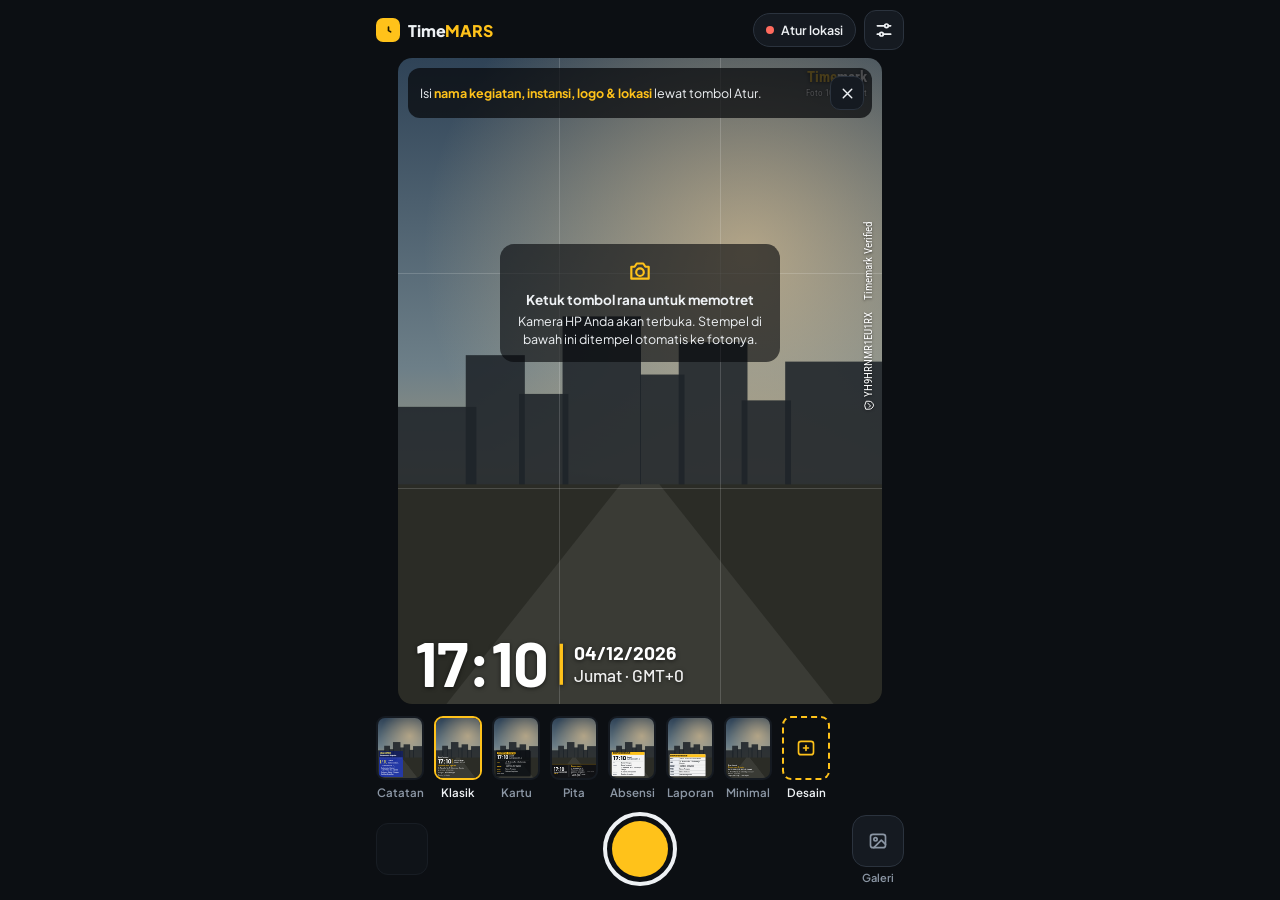
<file: index.html>
<!doctype html>
<html lang="id">
<head>
<meta charset="utf-8">
<meta name="viewport" content="width=device-width,initial-scale=1,viewport-fit=cover">
<title>TimeMARS</title>
<meta name="claude:viewport-fit-sides" content="cover">
<meta name="description" content="Kamera dengan stempel waktu, tanggal, lokasi GPS, logo dan catatan kegiatan.">
<meta name="theme-color" content="#0c0f13">
<meta name="mobile-web-app-capable" content="yes">
<meta name="apple-mobile-web-app-capable" content="yes">
<meta name="apple-mobile-web-app-title" content="TimeMARS">
<meta name="apple-mobile-web-app-status-bar-style" content="black-translucent">
<link rel="manifest" href="./manifest.webmanifest" data-pwa>
<link rel="icon" type="image/png" href="./icons/favicon.png" data-pwa>
<link rel="apple-touch-icon" href="./icons/apple-touch-icon.png" data-pwa>
  <script type="module" crossorigin src="./assets/index-C73bx6b3.js"></script>
  <link rel="stylesheet" crossorigin href="./assets/style-ByRR3lUq.css">
</head>
<body>
<div class="app" id="app">
  <header class="top" id="top">
    <div class="brand"><span class="mark"><svg viewBox="0 0 24 24"><path d="M12 6.5V12l3.5 2.2"/></svg></span><span class="brand-name">Time<b>MARS</b></span></div>
    <button class="install" id="installBtn" type="button" hidden><svg class="i" viewBox="0 0 24 24"><path d="M12 4v10M8 10l4 4 4-4M6 20h12"/></svg>Pasang</button>
    <button class="chip" id="locChip" type="button" data-state="wait" aria-label="Status lokasi, buka pengaturan lokasi"><span class="dot"></span><span id="locText">Mencari GPS…</span></button>
    <button class="icon-btn" id="openSet" type="button" aria-label="Atur isi stempel"><svg class="i" viewBox="0 0 24 24"><path d="M4 7h9M17 7h3M4 17h3M11 17h9"/><circle cx="15" cy="7" r="2.2"/><circle cx="9" cy="17" r="2.2"/></svg></button>
  </header>

  <main class="stage" id="stage">
    <div class="frame" id="frame">
      <canvas id="backdrop" aria-hidden="true"></canvas>
      <video id="video" playsinline muted hidden></video>
      <div class="grid" aria-hidden="true"></div>
      <canvas id="overlay" role="img" aria-label="Pratinjau stempel waktu dan lokasi"></canvas>
      <div class="nocam" id="noCam">
        <svg class="i" viewBox="0 0 24 24"><path d="M4 8h3l2-3h6l2 3h3v11H4z"/><circle cx="12" cy="13" r="3.5"/></svg>
        <b>Ketuk tombol rana untuk memotret</b>
        Kamera HP Anda akan terbuka. Stempel di bawah ini ditempel otomatis ke fotonya.
      </div>
      <button class="time-badge" id="timeBadge" type="button" hidden aria-label="Waktu manual aktif, ketuk untuk mengubah"><svg class="i" viewBox="0 0 24 24"><circle cx="12" cy="12" r="8.5"/><path d="M12 7.5V12l3 2"/></svg><span id="timeBadgeText">Waktu manual</span></button>
      <div class="tip" id="tip" hidden>
        <button class="go" id="tipGo" type="button">Isi <b>nama kegiatan, instansi, logo &amp; lokasi</b> lewat tombol Atur.</button>
        <button class="icon-btn sm" id="tipX" type="button" aria-label="Tutup petunjuk"><svg class="i" viewBox="0 0 24 24"><path d="M6 6l12 12M18 6L6 18"/></svg></button>
      </div>
      <button class="icon-btn flip" id="flipBtn" type="button" aria-label="Ganti kamera depan/belakang" hidden><svg class="i" viewBox="0 0 24 24"><path d="M20 11a8 8 0 0 0-14.3-4.9L4 8M4 3v5h5M4 13a8 8 0 0 0 14.3 4.9L20 16M20 21v-5h-5"/></svg></button>
      <div class="busy" id="busy" hidden><span>Memproses foto…</span></div>
      <div class="flash" id="flash"></div>
    </div>
  </main>

  <div class="tpls" id="tplStrip" aria-label="Pilih template stempel"></div>

  <div class="controls">
    <button class="thumb" id="thumbBtn" type="button" aria-label="Lihat hasil foto" disabled><img id="thumbImg" alt="" hidden><span class="count" id="thumbCount" hidden>0</span></button>
    <button class="shutter" id="shutter" type="button" aria-label="Ambil foto"><span></span></button>
    <div class="side-r">
      <button class="icon-btn" id="galBtn" type="button" aria-label="Pilih foto dari galeri"><svg class="i" viewBox="0 0 24 24"><rect x="3" y="4" width="18" height="16" rx="3"/><circle cx="9" cy="10" r="2"/><path d="M21 16l-5-5-9 9"/></svg></button>
      Galeri
    </div>
  </div>

  <input type="file" id="camInput" accept="image/*" capture="environment" hidden>
  <input type="file" id="galInput" accept="image/*" multiple hidden>
  <input type="file" id="logoInput" accept="image/*" hidden>
</div>

<!-- settings sheet -->
<div class="sheet-wrap" id="settings" hidden>
  <div class="scrim" data-close></div>
  <section class="sheet" role="dialog" aria-modal="true" aria-labelledby="setTitle">
    <div class="sheet-head">
      <h2 id="setTitle">Isi stempel</h2>
      <button class="btn sm" id="toShare" type="button"><svg class="i" viewBox="0 0 24 24"><circle cx="18" cy="5.5" r="2.5"/><circle cx="6" cy="12" r="2.5"/><circle cx="18" cy="18.5" r="2.5"/><path d="M8.2 10.8l7.6-4.1M8.2 13.2l7.6 4.1"/></svg>Bagikan</button>
      <button class="btn primary sm" id="setDone" type="button" data-close>Selesai</button>
    </div>
    <div class="sheet-body">
      <fieldset class="group" id="tplFieldsGroup" hidden>
        <legend id="tplFieldsTitle">Isian template</legend>
        <div class="stack-col" id="tplFields"></div>
      </fieldset>

      <fieldset class="group" id="timeGroup">
        <legend>Waktu</legend>
        <div class="seg" id="timeSeg">
          <button type="button" data-mode="auto" aria-pressed="true">Otomatis</button>
          <button type="button" data-mode="manual" aria-pressed="false">Manual</button>
        </div>
        <div class="two" id="timeFields" hidden>
          <label class="field">Tanggal<input id="f_date" type="date"></label>
          <label class="field">Jam<input id="f_time" type="time"></label>
        </div>
        <button class="btn sm" id="timeNow" type="button" hidden>Isi dengan waktu sekarang</button>
        <p class="note" id="timeNote"></p>
      </fieldset>

      <fieldset class="group">
        <legend>Kegiatan</legend>
        <label class="field">Judul / nama kegiatan<input id="f_title" type="text" placeholder="mis. Distribusi MBG" autocomplete="off"></label>
        <label class="field">Petugas<input id="f_petugas" type="text" placeholder="Nama petugas" autocomplete="off"></label>
        <label class="field">Catatan<textarea id="f_note" rows="2" placeholder="mis. Menu hari ini: nasi, ayam, sayur bening"></textarea></label>
      </fieldset>

      <fieldset class="group">
        <legend>Instansi</legend>
        <label class="field">Nama instansi<input id="f_instansi" type="text" placeholder="mis. SPPG Desa Sukamaju" autocomplete="off"></label>
        <div class="logo-row">
          <div class="logo-prev" id="logoPrev">Logo</div>
          <button class="btn sm" id="logoBtn" type="button">Unggah logo</button>
          <button class="btn sm ghost" id="logoDel" type="button" hidden>Hapus logo</button>
        </div>
      </fieldset>

      <fieldset class="group" id="locGroup">
        <legend>Lokasi</legend>
        <div class="seg" id="modeSeg">
          <button type="button" data-mode="auto" aria-pressed="false">GPS otomatis</button>
          <button type="button" data-mode="manual" aria-pressed="false">Manual</button>
        </div>
        <p class="note" id="gpsNote"></p>
        <label class="field">Alamat / nama lokasi<textarea id="f_address" rows="3" placeholder="mis. Jl. Merdeka No. 12, Desa Sukamaju, Kec. Cibeber, Kab. Cianjur"></textarea></label>
        <button class="btn sm" id="geoBtn" type="button" hidden><svg class="i" viewBox="0 0 24 24"><circle cx="12" cy="12" r="7"/><path d="M12 2v3M12 19v3M2 12h3M19 12h3"/></svg>Isi alamat dari GPS</button>
        <div class="two">
          <label class="field">Latitude<input id="f_lat" type="text" inputmode="decimal" placeholder="-6.200000" autocomplete="off"></label>
          <label class="field">Longitude<input id="f_lng" type="text" inputmode="decimal" placeholder="106.816666" autocomplete="off"></label>
        </div>
        <p class="note" id="coordHint">Koordinat boleh dikosongkan. Bisa ditempel langsung dari Google Maps (contoh: -6.175392, 106.827153).</p>
        <div class="row">
          <input id="f_placeName" type="text" placeholder="Nama tempat, mis. Dapur SPPG" autocomplete="off" aria-label="Nama tempat untuk disimpan">
          <button class="btn sm" id="savePlace" type="button">Simpan tempat</button>
        </div>
        <div class="places" id="places"></div>
      </fieldset>

      <fieldset class="group">
        <legend>Tampilan</legend>
        <div class="lbl">Warna aksen</div>
        <div class="swatches" id="swatches"></div>
        <div class="lbl">Posisi stempel</div>
        <div class="seg" id="posSeg"></div>
        <div class="lbl"><span>Ukuran stempel</span><span id="scaleVal">100%</span></div>
        <input type="range" id="f_scale" min="70" max="150" step="5" value="100" aria-label="Ukuran stempel">
        <div class="lbl">Format tanggal</div>
        <div class="seg" id="dateSeg"></div>
        <div class="lbl">Tampilkan di stempel</div>
        <div class="toggles" id="toggles"></div>
      </fieldset>

      <fieldset class="group">
        <legend>Penyimpanan</legend>
        <button class="switch" id="autoSave" type="button" role="switch" aria-checked="true"><span>Simpan otomatis ke HP setelah memotret</span><i aria-hidden="true"></i></button>
        <p class="note" id="saveNote"></p>
      </fieldset>

      <fieldset class="group" id="shareGroup">
        <legend>Bagikan template</legend>
        <p class="note">Kirim template beserta isinya ke rekan kerja. Rekan cukup membuka link di HP-nya, lalu ketuk <b>Pakai template ini</b>.</p>
        <label class="field">Template yang dibagikan<select id="shareTpl"></select></label>
        <div class="lbl">Ikut dibagikan</div>
        <div class="toggles" id="shareInc"></div>
        <p class="note">Selalu ikut: desain, warna, posisi, ukuran, format tanggal, dan bagian yang ditampilkan. Lokasi tidak ikut.</p>
        <div class="row">
          <button class="btn primary grow" id="shareGo" type="button">Bagikan…</button>
          <button class="btn" id="shareCopy" type="button">Salin link</button>
          <button class="btn" id="shareFile" type="button">File</button>
        </div>
        <textarea class="code" id="shareOut" rows="3" readonly hidden aria-label="Link atau kode template"></textarea>
      </fieldset>

      <fieldset class="group">
        <legend>Template saya</legend>
        <div class="places" id="myTpls"></div>
        <button class="btn sm" id="toStudio" type="button">Buka studio desain</button>
      </fieldset>
    </div>
  </section>
</div>

<!-- design studio: generator and ways to design your own -->
<div class="sheet-wrap" id="studio" hidden>
  <div class="scrim" data-sclose></div>
  <section class="sheet" role="dialog" aria-modal="true" aria-labelledby="stTitle">
    <div class="sheet-head">
      <h2 id="stTitle">Studio desain</h2>
      <button class="btn sm" id="stClose" type="button" data-sclose>Tutup</button>
    </div>
    <div class="sheet-body">
      <fieldset class="group">
        <legend>Generator desain</legend>
        <p class="note">Tanpa login dan tetap jalan tanpa internet. Pilih warna, ketuk desain yang disukai, lalu pakai langsung atau rapikan dulu di editor.</p>
        <div class="pal-row" id="genPal"></div>
        <div class="gen-grid" id="genGrid"></div>
        <div class="row">
          <button class="btn" id="genMore" type="button">Acak lagi</button>
          <button class="btn primary grow" id="genUse" type="button" disabled>Pakai</button>
          <button class="btn" id="genEdit" type="button" disabled>Edit</button>
        </div>
      </fieldset>
      <fieldset class="group">
        <legend>Rancang sendiri</legend>
        <div class="opt-list">
          <button class="opt" id="optBlank" type="button"><b>Editor desain</b><span>Susun jam, tanggal, lokasi, bentuk, ikon, dan logo sesuka Anda. Geser dengan jari, atur warna dan huruf.</span></button>
          <button class="opt" id="optTrace" type="button"><b>Jiplak dari gambar contoh</b><span>Pakai screenshot Timemark atau desain lain sebagai panduan transparan. Warna bisa diambil langsung dari contoh, lalu taruh teks otomatis di atasnya.</span></button>
          <button class="opt" id="optCanva" type="button"><b>Impor dari Canva / aplikasi desain</b><span>Desain latar stempel di Canva, PicsArt, atau aplikasi lain, unduh sebagai PNG/JPG/SVG, lalu jam dan lokasi otomatis ditaruh di atasnya.</span></button>
        </div>
      </fieldset>
      <fieldset class="group">
        <legend>Impor desain / template</legend>
        <p class="note">Dari file (.txt / .json), link, atau kode yang dibagikan dari TimeMARS lain.</p>
        <button class="btn sm" id="stFileBtn" type="button">Pilih file desain</button>
        <textarea class="code" id="stCode" rows="3" placeholder="Tempel link atau kode template…" aria-label="Link atau kode template"></textarea>
        <button class="btn sm" id="stImport" type="button">Impor</button>
      </fieldset>
    </div>
  </section>
</div>
<!-- a template shared by a colleague -->
<div class="sheet-wrap" id="shareIn" hidden>
  <div class="scrim" data-iclose></div>
  <section class="sheet" role="dialog" aria-modal="true" aria-labelledby="inTitle">
    <div class="sheet-head">
      <h2 id="inTitle">Template dari rekan</h2>
      <button class="btn sm" type="button" data-iclose>Batal</button>
    </div>
    <div class="sheet-body">
      <canvas class="in-prev" id="inPrev" width="600" height="450" role="img" aria-label="Pratinjau template"></canvas>
      <p class="note" id="inInfo"></p>
      <button class="btn primary" id="inUse" type="button">Pakai template ini</button>
    </div>
  </section>
</div>
<input type="file" id="stFile" accept=".txt,.json,text/plain,application/json" hidden>
<input type="file" id="imgPick" accept="image/png,image/jpeg,image/webp,image/svg+xml,image/*" hidden>

<!-- design editor -->
<div class="editor" id="editor" hidden role="dialog" aria-modal="true" aria-label="Editor desain">
  <div class="ed-top">
    <button class="icon-btn" id="edBack" type="button" aria-label="Tutup editor"><svg class="i" viewBox="0 0 24 24"><path d="M15 5l-7 7 7 7"/></svg></button>
    <input class="ed-name" id="edName" type="text" aria-label="Nama desain" autocomplete="off">
    <button class="icon-btn sm" id="edUndo" type="button" aria-label="Urungkan"><svg class="i" viewBox="0 0 24 24"><path d="M9 14L4 9l5-5M4 9h10a6 6 0 0 1 0 12h-3"/></svg></button>
    <button class="icon-btn sm" id="edRedo" type="button" aria-label="Ulangi"><svg class="i" viewBox="0 0 24 24"><path d="M15 14l5-5-5-5M20 9H10a6 6 0 0 0 0 12h3"/></svg></button>
    <button class="btn primary sm" id="edSave" type="button">Simpan</button>
  </div>
  <div class="ed-stage" id="edStage">
    <canvas id="edCanvas"></canvas>
    <div class="ed-sel" id="edSel" hidden><span class="ed-handle" id="edHandle" aria-hidden="true"></span></div>
    <div class="ed-hint" id="edHint" hidden></div>
  </div>
  <div class="ed-tabs" id="edTabs" role="tablist">
    <button type="button" role="tab" data-tab="add">Tambah</button>
    <button type="button" role="tab" data-tab="prop">Ubah</button>
    <button type="button" role="tab" data-tab="layers">Lapisan</button>
    <button type="button" role="tab" data-tab="board">Kanvas</button>
  </div>
  <div class="ed-panel" id="edPanel"></div>
</div>

<!-- crop: pick the stamp area on an example -->
<div class="crop" id="crop" hidden role="dialog" aria-modal="true" aria-label="Pilih area stempel">
  <div class="ed-top">
    <button class="icon-btn" id="cropBack" type="button" aria-label="Batal"><svg class="i" viewBox="0 0 24 24"><path d="M15 5l-7 7 7 7"/></svg></button>
    <b class="crop-title">Pilih area stempel</b>
    <button class="btn sm" id="cropAll" type="button">Semua</button>
    <button class="btn primary sm" id="cropOk" type="button">Pakai</button>
  </div>
  <div class="crop-stage" id="cropStage">
    <img id="cropImg" alt="Gambar contoh">
    <div class="crop-box" id="cropBox"><span class="ed-handle" id="cropHandle" aria-hidden="true"></span></div>
  </div>
  <p class="note crop-note">Geser kotak ke stempel pada contoh, tarik bulatan kuning untuk mengubah ukuran.</p>
</div>

<!-- result viewer -->
<div class="viewer" id="viewer" hidden role="dialog" aria-modal="true" aria-label="Hasil foto">
  <div class="v-top">
    <button class="icon-btn" id="vClose" type="button" aria-label="Kembali ke kamera"><svg class="i" viewBox="0 0 24 24"><path d="M15 5l-7 7 7 7"/></svg></button>
    <span class="v-count" id="vCount">1 / 1</span>
    <button class="btn ghost sm" id="vDel" type="button"><svg class="i" viewBox="0 0 24 24"><path d="M4 7h16M10 11v6M14 11v6M6 7l1 13h10l1-13M9 7V4h6v3"/></svg><span>Hapus</span></button>
  </div>
  <div class="v-stage"><img id="vImg" alt="Foto dengan stempel waktu dan lokasi"></div>
  <p class="v-meta" id="vMeta"></p>
  <div class="v-actions">
    <button class="icon-btn" id="vPrev" type="button" aria-label="Foto sebelumnya"><svg class="i" viewBox="0 0 24 24"><path d="M15 5l-7 7 7 7"/></svg></button>
    <button class="btn primary grow" id="vSave" type="button"><svg class="i" viewBox="0 0 24 24"><path d="M12 4v11M7 10l5 5 5-5M5 20h14"/></svg><span>Simpan ke HP</span></button>
    <button class="btn" id="vShare" type="button" hidden aria-label="Bagikan foto"><svg class="i" viewBox="0 0 24 24"><path d="M12 3v12M7 8l5-5 5 5M5 14v5a2 2 0 0 0 2 2h10a2 2 0 0 0 2-2v-5"/></svg><span class="lbl">Bagikan</span></button>
    <button class="icon-btn" id="vNext" type="button" aria-label="Foto berikutnya"><svg class="i" viewBox="0 0 24 24"><path d="M9 5l7 7-7 7"/></svg></button>
  </div>
  <p class="v-tip" id="vTip">Foto hanya ada di halaman ini sampai Anda menyimpannya. Jika tombol Simpan tidak bekerja, tekan lama foto lalu pilih "Simpan gambar".</p>
</div>

<div class="toast" id="toast" role="status" aria-live="polite" hidden><span id="toastMsg"></span><button id="toastAct" type="button" hidden></button></div>
</body>
</html>
</file>
<file: assets/style-ByRR3lUq.css>
@font-face{font-family:Barlow;font-style:normal;font-weight:500;font-display:swap;src:url(./barlow-latin-500-normal-BRhHB0xN.woff2)format("woff2")}@font-face{font-family:Barlow;font-style:normal;font-weight:600;font-display:swap;src:url(./barlow-latin-600-normal-DMnFtVx9.woff2)format("woff2")}@font-face{font-family:Barlow;font-style:normal;font-weight:700;font-display:swap;src:url(./barlow-latin-700-normal-Bku5AOSK.woff2)format("woff2")}@font-face{font-family:Barlow;font-style:normal;font-weight:800;font-display:swap;src:url(./barlow-latin-800-normal-B50OFIWa.woff2)format("woff2")}@font-face{font-family:Barlow Condensed;font-style:normal;font-weight:600;font-display:swap;src:url(./barlow-condensed-latin-600-normal-BN11TKSn.woff2)format("woff2")}@font-face{font-family:Barlow Condensed;font-style:normal;font-weight:700;font-display:swap;src:url(./barlow-condensed-latin-700-normal-B9NQhHK3.woff2)format("woff2")}@font-face{font-family:Plus Jakarta Sans;font-style:normal;font-weight:200 800;font-display:swap;src:url(./plus-jakarta-sans-latin-wght-normal-BD2oGHtS.woff2)format("woff2")}@font-face{font-family:Bebas Neue;font-style:normal;font-weight:400;font-display:swap;src:url(./bebas-neue-latin-400-normal-9mHNbWWO.woff2)format("woff2")}@font-face{font-family:Montserrat;font-style:normal;font-weight:100 900;font-display:swap;src:url(./montserrat-latin-wght-normal-l_AIctKy.woff2)format("woff2")}@font-face{font-family:Oswald;font-style:normal;font-weight:200 700;font-display:swap;src:url(./oswald-latin-wght-normal-CzS3kehr.woff2)format("woff2")}@font-face{font-family:Playfair Display;font-style:normal;font-weight:400 900;font-display:swap;src:url(./playfair-display-latin-wght-normal-BOwq7MWX.woff2)format("woff2")}@font-face{font-family:Roboto Mono;font-style:normal;font-weight:100 700;font-display:swap;src:url(./roboto-mono-latin-wght-normal-CZtBPCCa.woff2)format("woff2")}@font-face{font-family:Teko;font-style:normal;font-weight:300 700;font-display:swap;src:url(./teko-latin-wght-normal-H1GeW4pj.woff2)format("woff2")}@font-face{font-family:Roboto Condensed;font-style:normal;font-weight:400;font-display:swap;src:url(./roboto-condensed-latin-400-normal-BICmKrXV.woff2)format("woff2")}@font-face{font-family:Roboto Condensed;font-style:normal;font-weight:700;font-display:swap;src:url(./roboto-condensed-latin-700-normal-DRbp0YnP.woff2)format("woff2")}@font-face{font-family:Saira Extra Condensed;font-style:normal;font-weight:400;font-display:swap;src:url(./saira-extra-condensed-latin-400-normal-ClYjhj9g.woff2)format("woff2")}:root{--ink:#0c0f13;--ink-deep:#06080a;--panel:#151a21;--panel-2:#1d242d;--line:#2b333e;--fg:#eef1f4;--muted:#8b96a4;--accent:#ffc21a;--accent-ink:#1b1500;--ok:#3ddc84;--warn:#ffb547;--bad:#ff6b5e;--font-ui:"Plus Jakarta Sans", system-ui, -apple-system, "Segoe UI", Roboto, sans-serif;--font-num:"Barlow", "Roboto Condensed", system-ui, sans-serif;--lightningcss-light: ;--lightningcss-dark:initial;color-scheme:dark}*,:before,:after{box-sizing:border-box}[hidden]{display:none!important}html{box-sizing:border-box;background:var(--ink);height:100%}:root{padding-top:env(safe-area-inset-top,0px);padding-bottom:env(safe-area-inset-bottom,0px)}img{max-width:100%}body{background:var(--ink);height:100%;color:var(--fg);font-family:var(--font-ui);-webkit-tap-highlight-color:transparent;margin:0;font-size:14px;overflow:hidden}button{font:inherit;color:inherit;cursor:pointer;background:0 0;border:0;padding:0}button:disabled{cursor:default;opacity:.4}:focus-visible{outline:2px solid var(--accent);outline-offset:2px}svg.i{fill:none;stroke:currentColor;stroke-width:2px;stroke-linecap:round;stroke-linejoin:round;flex:none;width:20px;height:20px}.sheet-wrap{z-index:40;justify-content:center;align-items:flex-end;display:flex;position:fixed;top:0;bottom:0;left:0;right:0}.scrim{background:#0009;position:absolute;top:0;bottom:0;left:0;right:0}.sheet{width:100%;max-width:560px;max-height:calc(100% - env(safe-area-inset-top,0px) - 24px);background:var(--panel);border:1px solid var(--line);padding-bottom:env(safe-area-inset-bottom,0px);border-bottom:0;border-radius:20px 20px 0 0;flex-direction:column;display:flex;position:relative}.sheet-head{padding-block-start:14px;padding-block-end:10px;padding-left:max(16px, env(safe-area-inset-left,0px));padding-right:max(16px, env(safe-area-inset-right,0px));border-bottom:1px solid var(--line);justify-content:space-between;align-items:center;gap:12px;display:flex}.sheet-head h2{margin:0;font-size:17px;font-weight:800}.sheet-body{overscroll-behavior:contain;padding-block-start:16px;padding-block-end:28px;padding-left:max(16px, env(safe-area-inset-left,0px));padding-right:max(16px, env(safe-area-inset-right,0px));flex-direction:column;gap:22px;display:flex;overflow-y:auto}fieldset.group{border:0;flex-direction:column;gap:12px;min-width:0;margin:0;padding:0;display:flex}legend{letter-spacing:.09em;text-transform:uppercase;color:var(--accent);margin-bottom:10px;padding:0;font-size:11px;font-weight:800}.field{color:var(--muted);flex-direction:column;gap:6px;min-width:0;font-size:12.5px;font-weight:600;display:flex}.field input,.field textarea,.row input{background:var(--panel-2);border:1px solid var(--line);width:100%;min-width:0;color:var(--fg);font:500 16px/1.35 var(--font-ui);resize:vertical;border-radius:10px;padding:10px 12px}.field input:disabled{opacity:.7}.field input[aria-invalid=true]{border-color:var(--bad)}.two{grid-template-columns:1fr 1fr;gap:10px;display:grid}.row{align-items:center;gap:8px;display:flex}.row input{flex:1}.seg{background:var(--panel-2);border:1px solid var(--line);border-radius:11px;gap:3px;padding:3px;display:flex}.seg button{color:var(--muted);border-radius:8px;flex:1;padding:8px 6px;font-size:13px;font-weight:700}.seg button[aria-pressed=true]{background:var(--fg);color:var(--ink)}.swatches{flex-wrap:wrap;gap:12px;display:flex}.swatch{border:2px solid #ffffff2e;border-radius:50%;width:34px;height:34px}.swatch[aria-pressed=true]{outline:2px solid var(--fg);outline-offset:3px}.toggles{flex-wrap:wrap;gap:8px;display:flex}.tog{border:1px solid var(--line);color:var(--muted);border-radius:999px;padding:8px 13px;font-size:13px;font-weight:600}.tog[aria-pressed=true]{border-color:var(--accent);color:var(--fg);background:#ffc21a21}.btn{background:var(--panel-2);border:1px solid var(--line);white-space:nowrap;border-radius:11px;justify-content:center;align-items:center;gap:8px;height:42px;padding:0 14px;font-size:13.5px;font-weight:700;display:inline-flex}.btn.primary{background:var(--accent);border-color:var(--accent);color:var(--accent-ink)}.btn.ghost{background:0 0;border-color:#0000}.btn.grow{flex:1}.btn.sm{height:34px;padding:0 11px;font-size:12.5px}.note{color:var(--muted);margin:0;font-size:12.5px;line-height:1.5}.note.warn{color:var(--warn)}.note.ok{color:var(--ok)}.lbl{color:var(--muted);justify-content:space-between;font-size:12.5px;font-weight:600;display:flex}input[type=range]{width:100%;accent-color:var(--accent)}.logo-row{flex-wrap:wrap;align-items:center;gap:10px;display:flex}.logo-prev{background:var(--panel-2);border:1px dashed var(--line);width:58px;height:58px;color:var(--muted);border-radius:12px;place-items:center;font-size:11px;display:grid;overflow:hidden}.logo-prev img{max-width:100%;max-height:100%;display:block}.places{flex-direction:column;gap:6px;display:flex}.place{background:var(--panel-2);border:1px solid var(--line);border-radius:12px;align-items:center;gap:8px;padding:8px 8px 8px 12px;display:flex}.place.on{border-color:var(--accent)}.p-main{text-align:left;flex-direction:column;flex:1;gap:2px;min-width:0;display:flex}.p-name{font-size:14px;font-weight:700}.p-addr{color:var(--muted);white-space:nowrap;text-overflow:ellipsis;font-size:12px;overflow:hidden}.mytpl{background:var(--panel-2);border:1px solid var(--line);border-radius:12px;align-items:center;gap:6px;padding:8px 8px 8px 12px;display:flex}.mytpl .n{white-space:nowrap;text-overflow:ellipsis;flex:1;min-width:0;font-weight:700;overflow:hidden}.mytpl.on{border-color:var(--accent)}textarea.code{background:var(--panel-2);border:1px solid var(--line);width:100%;color:var(--fg);resize:vertical;border-radius:10px;padding:10px 12px;font:500 12px/1.45 ui-monospace,Menlo,Consolas,monospace}a.link{color:var(--accent);font-weight:700}.stack-col{flex-direction:column;gap:12px;display:flex}.sheet-head h2{white-space:nowrap;text-overflow:ellipsis;flex:1;min-width:0;overflow:hidden}.field select{background:var(--panel-2);border:1px solid var(--line);width:100%;min-width:0;color:var(--fg);font:600 16px/1.35 var(--font-ui);border-radius:10px;padding:10px 12px}.field input[type=date],.field input[type=time]{--lightningcss-light: ;--lightningcss-dark:initial;color-scheme:dark;min-height:44px}.switch{background:var(--panel-2);border:1px solid var(--line);text-align:left;border-radius:12px;justify-content:space-between;align-items:center;gap:14px;width:100%;padding:12px 14px;font-size:14px;font-weight:700;display:flex}.switch i{background:var(--line);border-radius:999px;flex:none;width:44px;height:26px;transition:background .15s;position:relative}.switch i:after{content:"";background:var(--fg);border-radius:50%;width:20px;height:20px;transition:transform .15s;position:absolute;top:3px;left:3px}.switch[aria-checked=true] i{background:var(--accent)}.switch[aria-checked=true] i:after{background:var(--accent-ink);transform:translate(18px)}.in-prev{aspect-ratio:4/3;border:1px solid var(--line);background:var(--ink-deep);border-radius:12px;width:100%;height:auto}.app{max-width:560px;height:100%;padding-left:max(16px, env(safe-area-inset-left,0px));padding-right:max(16px, env(safe-area-inset-right,0px));grid-template:"top""stage"minmax(0,1fr)"tpls""controls"/minmax(0,1fr);margin:0 auto;display:grid}.top{grid-area:top}.stage{grid-area:stage}.tpls{grid-area:tpls}.controls{grid-area:controls}.top{align-items:center;gap:8px;min-width:0;padding-block-start:10px;padding-block-end:8px;display:flex}.install{background:var(--accent);height:34px;color:var(--accent-ink);border-radius:999px;flex:none;align-items:center;gap:6px;padding:0 12px;font-size:12.5px;font-weight:800;display:inline-flex}.install svg.i{stroke-width:2.4px;width:16px;height:16px}@media (max-width:400px){.top.can-install .brand-name{display:none}}.brand{letter-spacing:-.01em;white-space:nowrap;align-items:center;gap:8px;margin-right:auto;font-size:16px;font-weight:800;display:flex}.brand .mark{background:var(--accent);border-radius:7px;place-items:center;width:24px;height:24px;display:grid}.brand .mark svg{width:15px;height:15px;stroke:var(--accent-ink);stroke-width:2.6px;fill:none;stroke-linecap:round}.chip{background:var(--panel);border:1px solid var(--line);border-radius:999px;align-items:center;gap:7px;min-width:0;max-width:56vw;height:34px;padding:0 12px;font-size:12.5px;font-weight:600;display:inline-flex}.chip span:last-child{white-space:nowrap;text-overflow:ellipsis;overflow:hidden}.dot{background:var(--muted);border-radius:50%;flex:none;width:8px;height:8px}.chip[data-state=ok] .dot{background:var(--ok)}.chip[data-state=wait] .dot{background:var(--warn);animation:1.2s ease-in-out infinite pulse}.chip[data-state=manual] .dot{background:var(--accent)}.chip[data-state=none] .dot{background:var(--bad)}@keyframes pulse{50%{opacity:.3}}.icon-btn{background:var(--panel);border:1px solid var(--line);border-radius:12px;flex:none;place-items:center;width:40px;height:40px;display:grid}.icon-btn.sm{border-radius:10px;width:34px;height:34px}.icon-btn.sm svg.i{width:17px;height:17px}.stage{flex:1;place-items:center;min-height:0;display:grid}.frame{background:var(--ink-deep);border-radius:14px;width:300px;height:400px;position:relative;overflow:hidden}.frame canvas,.frame video{width:100%;height:100%;display:block;position:absolute;top:0;bottom:0;left:0;right:0}.frame video{object-fit:fill}.frame video.mirror{transform:scaleX(-1)}.grid{pointer-events:none;position:absolute;top:0;bottom:0;left:0;right:0}.grid:before,.grid:after{content:"";border-style:solid;border-color:#ffffff29;position:absolute}.grid:before{border-width:0 1px;width:33.333%;top:0;bottom:0;left:33.333%}.grid:after{border-width:1px 0;height:33.333%;top:33.333%;left:0;right:0}.nocam{text-align:center;-webkit-backdrop-filter:blur(6px);width:min(78%,280px);color:var(--fg);background:#06080a9e;border-radius:14px;padding:14px 16px;font-size:12.5px;line-height:1.45;position:absolute;top:38%;left:50%;transform:translate(-50%,-50%)}.nocam svg.i{width:26px;height:26px;color:var(--accent);margin:0 auto 6px;display:block}.nocam b{margin-bottom:2px;font-size:13.5px;display:block}.flip{background:#06080a8c;border-color:#ffffff2e;position:absolute;top:10px;right:10px}.tip{-webkit-backdrop-filter:blur(6px);background:#06080ab8;border-radius:12px;align-items:center;gap:8px;padding:8px 8px 8px 12px;font-size:12.5px;line-height:1.35;display:flex;position:absolute;top:10px;left:10px;right:10px}.frame.live .tip{right:60px}.tip button.go{text-align:left;flex:1}.tip button.go b{color:var(--accent)}.busy{background:#06080a8c;place-items:center;font-size:13px;font-weight:700;display:grid;position:absolute;top:0;bottom:0;left:0;right:0}.busy span{background:#06080acc;border-radius:999px;padding:10px 16px}.flash{opacity:0;pointer-events:none;background:#fff;position:absolute;top:0;bottom:0;left:0;right:0}.flash.on{animation:.35s ease-out flash}@keyframes flash{0%{opacity:.85}to{opacity:0}}.tpls{scrollbar-width:none;gap:10px;min-width:0;padding-block-start:12px;padding-block-end:4px;display:flex;overflow-x:auto}.tpls::-webkit-scrollbar{display:none}.tpl{color:var(--muted);flex-direction:column;flex:none;align-items:center;gap:5px;font-size:11.5px;font-weight:600;display:flex}.tpl canvas{background:var(--panel);border:2px solid #0000;border-radius:9px;width:48px;height:64px;display:block}.tpl>span:last-child{white-space:nowrap;text-overflow:ellipsis;max-width:64px;overflow:hidden}.tpl[aria-pressed=true]{color:var(--fg)}.tpl[aria-pressed=true] canvas{border-color:var(--accent)}.tpl.add{color:var(--fg)}.tpl .add-box{border:2px dashed var(--accent);width:48px;height:64px;color:var(--accent);border-radius:9px;place-items:center;display:grid}.controls{grid-template-columns:1fr auto 1fr;align-items:center;padding-block-start:8px;padding-block-end:14px;display:grid}.thumb{background:var(--panel);border:1px solid var(--line);border-radius:12px;justify-self:start;width:52px;height:52px;position:relative;overflow:hidden}.thumb img{object-fit:cover;width:100%;height:100%;display:block}.thumb .count{background:var(--accent);min-width:18px;height:18px;color:var(--accent-ink);border-radius:9px;place-items:center;padding:0 5px;font-size:11px;font-weight:800;display:grid;position:absolute;bottom:3px;right:3px}.shutter{border:4px solid var(--fg);border-radius:50%;place-items:center;width:74px;height:74px;display:grid}.shutter span{background:var(--accent);border-radius:50%;width:56px;height:56px;transition:transform .12s}.shutter:active span{transform:scale(.88)}.shutter.busy span{animation:1s ease-in-out infinite pulse}.side-r{color:var(--muted);flex-direction:column;justify-self:end;align-items:center;gap:4px;font-size:11px;font-weight:600;display:flex}.side-r .icon-btn{border-radius:14px;width:52px;height:52px}@media (orientation:landscape) and (max-height:600px){.app{grid-template:"top top""stage controls"minmax(0,1fr)"tpls controls"/minmax(0,1fr) auto;column-gap:16px;max-width:none}.top{padding-block-start:6px;padding-block-end:4px}.tpls{padding-block-start:8px;padding-block-end:6px}.tpl span{display:none}.controls{flex-direction:column;justify-content:space-evenly;align-items:center;gap:10px;padding-block-start:4px;padding-block-end:8px;display:flex}.side-r{gap:0;font-size:0}.toast{bottom:calc(16px + env(safe-area-inset-bottom,0px))}}.time-badge{z-index:2;border:1px solid var(--accent);max-width:calc(100% - 76px);height:32px;color:var(--fg);-webkit-backdrop-filter:blur(6px);background:#06080ab8;border-radius:999px;align-items:center;gap:6px;padding:0 11px;font-size:12.5px;font-weight:700;display:inline-flex;position:absolute;top:10px;left:10px}.time-badge .i{width:16px;height:16px;color:var(--accent);flex:none}.time-badge span{white-space:nowrap;text-overflow:ellipsis;overflow:hidden}.time-badge.warn{border-color:var(--warn)}.time-badge.warn .i{color:var(--warn)}.time-badge:not([hidden])~.tip{top:50px}.brand-name b{color:var(--accent);font-weight:inherit}.pal-row{scrollbar-width:none;gap:6px;min-width:0;padding-bottom:4px;display:flex;overflow-x:auto}.pal-row::-webkit-scrollbar{display:none}.pal{border:1px solid var(--line);background:var(--panel-2);height:32px;color:var(--muted);white-space:nowrap;border-radius:999px;flex:none;align-items:center;gap:5px;padding:0 11px;font-size:12px;font-weight:600;display:inline-flex}.pal[aria-pressed=true]{border-color:var(--accent);color:var(--fg)}.pal i{border-radius:50%;width:12px;height:12px;display:inline-block;box-shadow:0 0 0 1px #ffffff40}.gen-grid{grid-template-columns:1fr 1fr;gap:10px;display:grid}.gen-item{background:var(--ink-deep);text-align:left;border:2px solid #0000;border-radius:12px;flex-direction:column;min-width:0;display:flex;overflow:hidden}.gen-item[aria-pressed=true]{border-color:var(--accent)}.gen-item canvas{width:100%;height:auto;display:block}.gen-item span{color:var(--muted);white-space:nowrap;text-overflow:ellipsis;padding:6px 8px;font-size:11.5px;font-weight:600;overflow:hidden}.opt-list{flex-direction:column;gap:8px;display:flex}.opt{text-align:left;background:var(--panel-2);border:1px solid var(--line);border-radius:12px;flex-direction:column;gap:3px;padding:12px 14px;display:flex}.opt b{font-size:14px}.opt span{color:var(--muted);font-size:12.5px;line-height:1.45}.mytpl{flex-direction:column;align-items:stretch}.mytpl-act{flex-wrap:wrap;gap:6px;display:flex}.editor,.crop{z-index:55;background:var(--ink-deep);padding-top:env(safe-area-inset-top,0px);padding-bottom:env(safe-area-inset-bottom,0px);flex-direction:column;display:flex;position:fixed;top:0;bottom:0;left:0;right:0}.ed-top{padding-block-start:8px;padding-block-end:8px;padding-left:max(12px, env(safe-area-inset-left,0px));padding-right:max(12px, env(safe-area-inset-right,0px));align-items:center;gap:8px;display:flex}.ed-name{min-width:0;color:var(--fg);font:700 16px var(--font-ui);background:0 0;border:1px solid #0000;border-radius:8px;flex:1;padding:6px 8px}.ed-name:focus{border-color:var(--line);background:var(--panel);outline:none}.crop-title{flex:1;font-size:15px}.ed-stage{touch-action:none;-webkit-user-select:none;user-select:none;flex:1;min-height:0;position:relative;overflow:hidden}.ed-stage canvas{width:100%;height:100%;display:block;position:absolute;top:0;bottom:0;left:0;right:0}.ed-sel{border:1.5px solid var(--accent);pointer-events:none;position:absolute;box-shadow:0 0 0 1px #0009}.ed-sel.locked{border-style:dashed}.ed-sel.locked .ed-handle{display:none}.ed-handle{background:var(--accent);border:3px solid var(--ink-deep);pointer-events:auto;touch-action:none;cursor:nwse-resize;border-radius:50%;width:24px;height:24px;position:absolute;bottom:-12px;right:-12px}.ed-hint{background:var(--accent);color:var(--accent-ink);pointer-events:none;white-space:nowrap;border-radius:999px;padding:7px 14px;font-size:12.5px;font-weight:700;position:absolute;top:10px;left:50%;transform:translate(-50%)}.ed-tabs{padding-top:4px;padding-left:max(12px, env(safe-area-inset-left,0px));padding-right:max(12px, env(safe-area-inset-right,0px));border-top:1px solid var(--line);background:var(--panel);gap:4px;display:flex}.ed-tabs button{color:var(--muted);border-bottom:2px solid #0000;flex:1;padding:10px 4px;font-size:13px;font-weight:700}.ed-tabs button[aria-selected=true]{color:var(--fg);border-bottom-color:var(--accent)}.ed-panel{overscroll-behavior:contain;background:var(--panel);height:min(42vh,380px);padding-block-start:12px;padding-block-end:20px;padding-left:max(12px, env(safe-area-inset-left,0px));padding-right:max(12px, env(safe-area-inset-right,0px));flex-direction:column;gap:16px;display:flex;overflow-y:auto}.pgrp{flex-direction:column;gap:8px;min-width:0;display:flex}.chips{flex-wrap:wrap;gap:6px;display:flex}.chip-btn{border:1px solid var(--line);background:var(--panel-2);border-radius:999px;padding:7px 11px;font-size:12.5px;font-weight:600}.chip-btn.danger{color:var(--bad)}.prop-head{flex-direction:column;gap:8px;display:flex}.prop-head b{font-size:14px}.num-grid{grid-template-columns:repeat(4,minmax(0,1fr));gap:8px;display:grid}.num{color:var(--muted);flex-direction:column;gap:4px;min-width:0;font-size:11px;font-weight:600;display:flex}.num input,.ed-panel select,.row input{background:var(--panel-2);border:1px solid var(--line);width:100%;min-width:0;color:var(--fg);font:500 16px var(--font-ui);border-radius:9px;padding:8px 9px}.rng{flex-direction:column;gap:4px;display:flex}.icon-grid{grid-template-columns:repeat(auto-fill,minmax(44px,1fr));gap:6px;display:grid}.icon-grid .icon-btn{width:100%}.icon-grid .icon-btn.on{border-color:var(--accent);color:var(--accent)}.swatch-row{flex-wrap:wrap;align-items:center;gap:6px;display:flex}.sw{border:1px solid #ffffff38;border-radius:8px;width:28px;height:28px;display:inline-block}.swatch-row input[type=color]{border:1px solid var(--line);background:var(--panel-2);border-radius:8px;width:46px;height:32px;padding:2px}.layer-row{background:var(--panel-2);border:1px solid var(--line);border-radius:10px;align-items:center;gap:8px;padding:6px 6px 6px 12px;display:flex}.layer-row.on{border-color:var(--accent)}.layer-row .nm{text-align:left;white-space:nowrap;text-overflow:ellipsis;flex:1;min-width:0;padding-block-start:6px;padding-block-end:6px;font-size:13px;font-weight:600;overflow:hidden}details.guide{background:var(--panel-2);border:1px solid var(--line);color:var(--muted);border-radius:10px;padding:10px 12px;font-size:12.5px;line-height:1.5}details.guide summary{color:var(--fg);cursor:pointer;font-weight:700}details.guide ol{flex-direction:column;gap:4px;margin:8px 0;padding-left:18px;display:flex}.crop-stage{touch-action:none;flex:1;min-height:0;position:relative;overflow:hidden}.crop-stage img{-webkit-user-select:none;user-select:none;-webkit-user-drag:none;max-width:none;position:absolute}.crop-box{border:2px solid var(--accent);cursor:move;touch-action:none;position:absolute;box-shadow:0 0 0 9999px #0009}.crop-note{text-align:center;padding:10px 16px 14px}@media (orientation:landscape) and (max-height:600px){.editor{grid-template:"top top""stage tabs""stage panel"minmax(0,1fr)/minmax(0,1fr) minmax(300px,42%);display:grid}.editor .ed-top{grid-area:top}.ed-stage{grid-area:stage}.ed-tabs{grid-area:tabs}.ed-panel{grid-area:panel;height:auto}}.viewer{z-index:50;background:var(--ink-deep);padding-top:env(safe-area-inset-top,0px);padding-bottom:env(safe-area-inset-bottom,0px);padding-left:max(16px, env(safe-area-inset-left,0px));padding-right:max(16px, env(safe-area-inset-right,0px));flex-direction:column;display:flex;position:fixed;top:0;bottom:0;left:0;right:0;overflow:hidden}.v-top{align-items:center;gap:10px;padding-block-start:10px;padding-block-end:10px;display:flex}.v-count{text-align:center;font-variant-numeric:tabular-nums;flex:1;font-weight:700}.v-stage{flex:1;min-height:0;position:relative}.v-stage img{border-radius:6px;max-width:100%;max-height:100%;margin:auto;display:block;position:absolute;top:0;bottom:0;left:0;right:0}.v-meta{color:var(--muted);text-align:center;margin:10px 0 0;font-size:12px;line-height:1.45}.v-actions{align-items:center;gap:8px;width:100%;max-width:520px;margin:0 auto;padding-block-start:12px;padding-block-end:6px;display:flex}.v-actions>*{min-width:0}.v-actions .icon-btn{flex:none}.v-actions .btn span{text-overflow:ellipsis;white-space:nowrap;overflow:hidden}.v-meta,.v-tip{overflow-wrap:anywhere}@media (max-width:400px){#vShare .lbl{display:none}#vShare{padding:0 12px}}.v-tip{max-width:520px;color:var(--muted);text-align:center;margin:0 auto 12px;font-size:11.5px;line-height:1.45}.toast{left:50%;bottom:calc(118px + env(safe-area-inset-bottom,0px));z-index:70;background:var(--fg);max-width:calc(100% - 32px);color:var(--ink);border-radius:12px;align-items:center;gap:12px;padding:10px 14px;font-size:13px;font-weight:600;display:flex;position:fixed;transform:translate(-50%);box-shadow:0 8px 24px #0006}.toast button{color:#6a4b00;font-weight:800}@media (prefers-reduced-motion:reduce){.flash.on,.chip[data-state=wait] .dot,.shutter.busy span{animation:none}.shutter span{transition:none}}
/*$vite$:1*/
</file>
